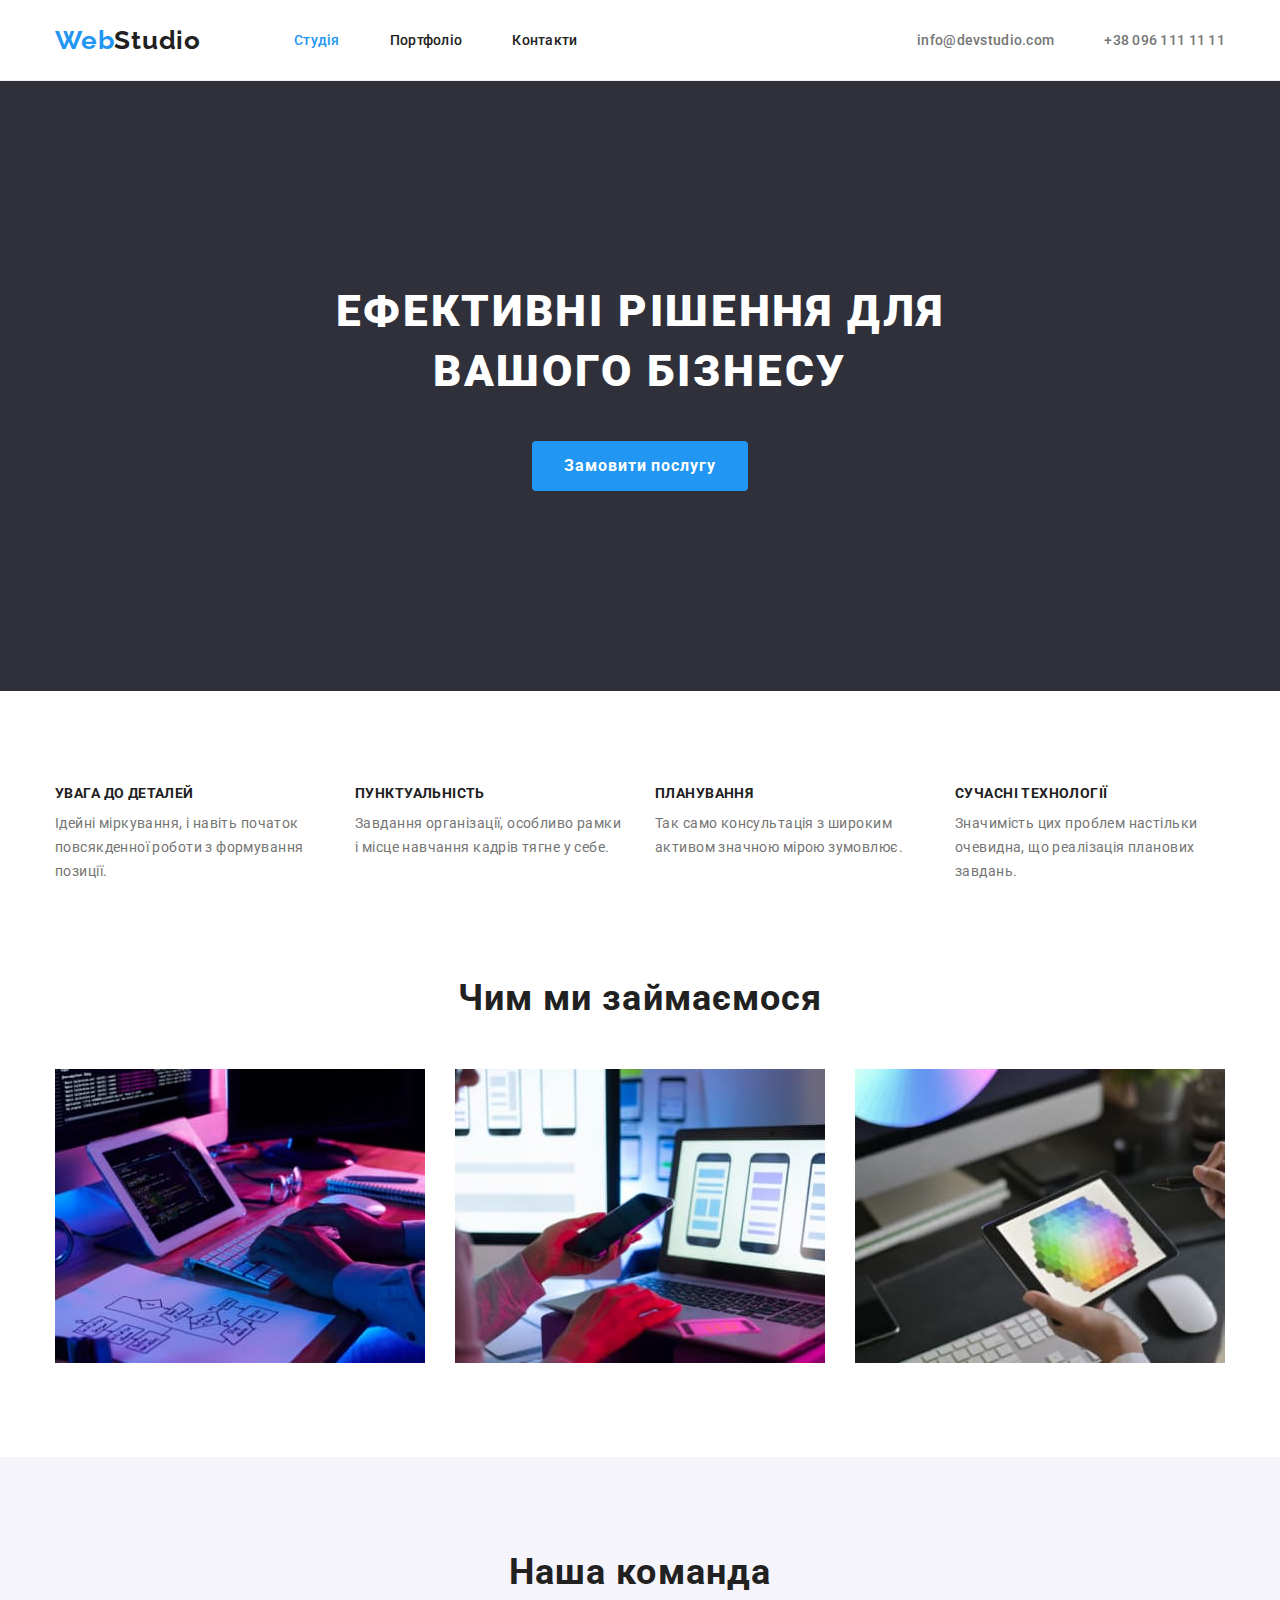
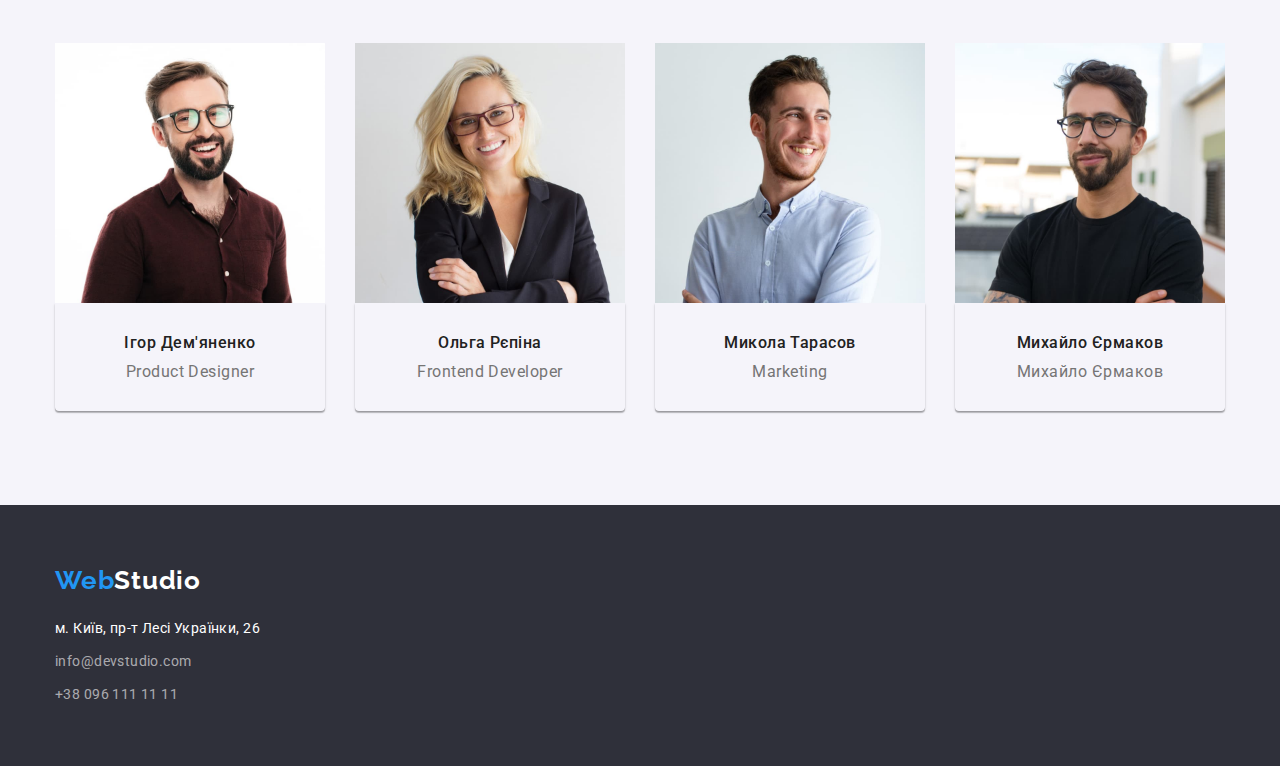
<file: index.html>
<!DOCTYPE html>
<html lang="uk">
  <head>
    <meta charset="UTF-8" />
    <meta http-equiv="X-UA-Compatible" content="IE=edge" />
    <meta name="viewport" content="width=device-width, initial-scale=1.0" />
    <meta
      name="description"
      content="Це мій навчальний проєкт. Сподіваюсь, вам сподобається."
    />
    <title>Web Studio</title>
    <!-- Fonts -->
    <link rel="preconnect" href="https://fonts.googleapis.com">
    <link rel="preconnect" href="https://fonts.gstatic.com" crossorigin>
    <link href="https://fonts.googleapis.com/css2?family=Raleway:wght@700&family=Roboto:wght@400;500;700;900&display=swap" rel="stylesheet">
    <link rel="stylesheet" href="https://cdnjs.cloudflare.com/ajax/libs/modern-normalize/1.1.0/modern-normalize.min.css">
    <!-- Custom style -->
    <link rel="stylesheet" href="./css/styles.css">
  </head>
  <body class="page">
    <header class="header">
      <div class="conteiner main-nav">
        <nav class="nav">
          <a class="logo" href="./index.html"><span class="logo-web">Web</span><span class="logo-stud">Studio</span></a>
          <ul class="nav-list">
            <li class="nav-list-item">
                 <a class="nav-link-active" href="./index.html">Студія</a>
            </li>
            <li class="nav-list-item">
                 <a class="nav-link" href="./portfolio.html">Портфоліо</a>
            </li>
            <li class="nav-list-item">
                 <a class="nav-link" href="">Контакти</a>
            </li>
          </ul>
        </nav>

        <ul class="header-list">
          <li class="header-list-item"><a class="header-link" href="mailto:info@devstudio.com">info@devstudio.com</a></li>
          <li class="header-list-item"><a class="header-link" href="tel:+380961111111">+38 096 111 11 11</a></li>
        </ul>
      </div>
    </header>

    <main class="main">

     <!-- Hero section -->
      <section class="hero">
        <div class="conteiner">
          <h1 class="hero-main-title">Ефективні рішення для вашого бізнесу</h1>
          <button class="hero-btn" type="button">Замовити послугу</button>
        </div>
      </section>

     <!-- Особливості -->
      <section class="section trait">
        <div class="conteiner">        
          <h2 class="visually-hidden">Особливості</h2>
          <ul class="trait-list">
            <li class="trait-list-item">
              <h3 class="trait-subtitle">УВАГА ДО ДЕТАЛЕЙ</h3>
              <p class="trait-text">
                Ідейні міркування, і навіть початок повсякденної роботи з
                формування позиції.
              </p>
            </li>
            <li class="trait-list-item">
              <h3 class="trait-subtitle">ПУНКТУАЛЬНІСТЬ</h3>
              <p class="trait-text">
                Завдання організації, особливо рамки і місце навчання кадрів тягне
                у себе.
              </p>
            </li>
            <li class="trait-list-item">
              <h3 class="trait-subtitle">ПЛАНУВАННЯ</h3>
              <p class="trait-text">
                Так само консультація з широким активом значною мірою зумовлює.
              </p>
            </li>
            <li class="trait-lis-item">
              <h3 class="trait-subtitle">СУЧАСНІ ТЕХНОЛОГІЇ</h3>
              <p class="trait-text">
                Значимість цих проблем настільки очевидна, що реалізація планових
                завдань.
              </p>
            </li>
          </ul>
        </div>
      </section>

     <!-- Чим ми займаємося -->
      <section class="section produce">
        <div class="conteiner">
          <h2 class="produce-title">Чим ми займаємося</h2>
          <ul class="produce-list">
            <li class="produce-lis-item">
              <img class="produce-img"
                src="./images/box1/img.jpg"
                alt="розроблення сайтів"
                width="370"
              />
            </li>
            <li class="produce-lis-item">
              <img class="produce-img"
                src="./images/box2/img.jpg"
                alt="створення мобільних додатків"
                width="370"
              />
            </li>
            <li class="produce-lis-item">
              <img class="produce-img" 
                 src="./images/box3/img.jpg" 
                 alt="WEB дизайн" 
                 width="370" 
              />
            </li>
          </ul>
        </div>
      </section>

     <!-- Наша команда -->
      <section class="section team">
        <div class="conteiner">
          <h2 class="team-title">Наша команда</h2>
          <ul class="team-list">
            <li class="team-lis-item">
              <img class="team-img"
                src="./images/igor-demyanenko/img.jpg"
                alt="Ігор Дем'яненко"
                width="270"
              />
              <div class="team-subtitle-text">
                <h3 class="team-subtitle">Ігор Дем'яненко</h3>
                <p class="team-text">Product Designer</p>                
              </div>
            </li>
            <li class="team-lis-item">
              <img class="team-img"
                src="./images/olga-repina/img.jpg"
                alt="Ольга Рєпіна"
                width="270"
              />
              <div class="team-subtitle-text">
                <h3 class="team-subtitle">Ольга Рєпіна</h3>
                <p class="team-text">Frontend Developer</p>              
              </div>
            </li>
            <li class="team-lis-item">
              <img class="team-img"
                src="./images/mikola-tarasov/img.jpg"
                alt="Микола Тарасов"
                width="270"
              />
              <div class="team-subtitle-text">
                <h3 class="team-subtitle">Микола Тарасов</h3>
                <p class="team-text">Marketing</p>              
              </div>
            </li>
            <li class="team-lis-item">
              <img class="team-img"
                src="./images/mihaylo-yarmakov/img.jpg"
                alt="Михайло Єрмаков"
                width="270"
              />
              <div class="team-subtitle-text">
                <h3 class="team-subtitle">Михайло Єрмаков</h3>
                <p class="team-text">Михайло Єрмаков</p>                
              </div>
            </li>
          </ul>
        </div>
      </section>
    </main>

    <footer class="footer">
      <div class="conteiner">
        <a class="footer-logo" href="./index.html"><span class="footer-logo-web">Web</span><span class="footer-logo-stud">Studio</span></a>

        <address class="address">
          <ul class="footer-list">
            <li class="footer-lis-item">
              <a class="footer-address" href="https://goo.gl/maps/rnJjQzde75K3HHCh7" target="blanc" rel="noreferrer noopener" >м. Київ, пр-т Лесі Українки, 26</a>
            </li>
            <li class="footer-lis-item">
              <a class="footer-link" href="mailto:info@devstudio.com">info@devstudio.com</a>
            </li>
            <li class="footer-lis-item">
              <a class="footer-link" href="tel:+380961111111">+38 096 111 11 11</a>
            </li>
          </ul>
        </address>
      </div>
    </footer>
  </body>
</html>
</file>
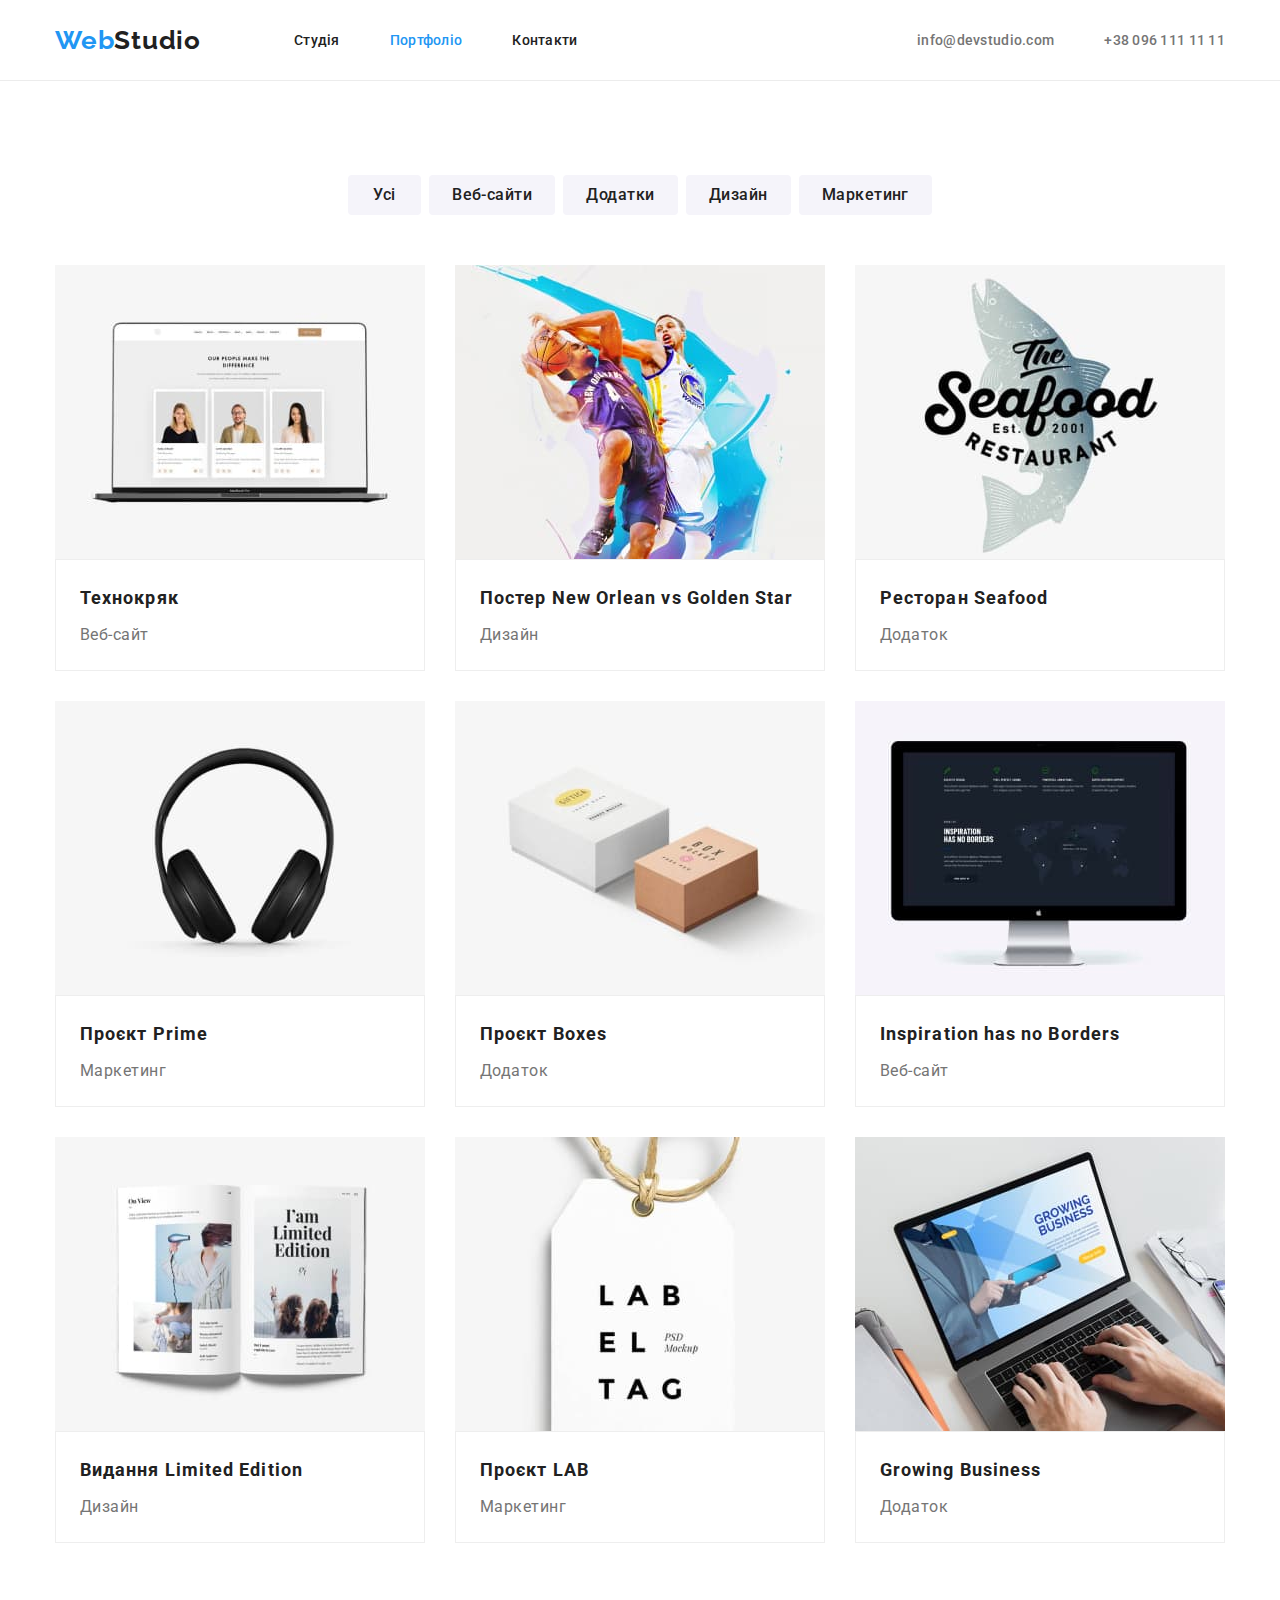
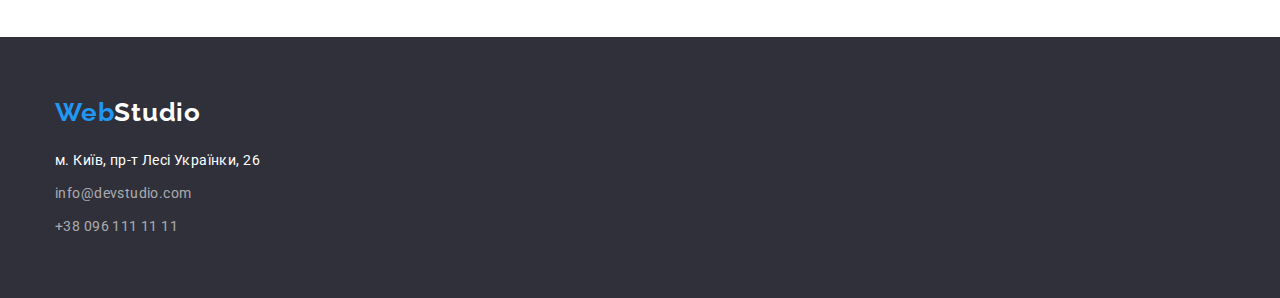
<file: portfolio.html>
<!DOCTYPE html>
<html lang="uk">
  <head>
    <meta charset="UTF-8" />
    <meta http-equiv="X-UA-Compatible" content="IE=edge" />
    <meta name="viewport" content="width=device-width, initial-scale=1.0" />
    <meta
      name="description"
      content="Ви бачите цю сторінку, значить я добре здала перше ДЗ."
    />
    <title>Web Studio</title>
    <!-- Fonts -->
    <link rel="preconnect" href="https://fonts.googleapis.com">
    <link rel="preconnect" href="https://fonts.gstatic.com" crossorigin>
    <link href="https://fonts.googleapis.com/css2?family=Raleway:wght@700&family=Roboto:wght@400;500;700;900&display=swap" rel="stylesheet">
    <link rel="stylesheet" href="https://cdnjs.cloudflare.com/ajax/libs/modern-normalize/1.1.0/modern-normalize.min.css">
    <!-- Custom style -->
    <link rel="stylesheet" href="./css/styles.css">
  </head>
  <body class="page">
    <header class="header">
      <div class="conteiner main-nav">
        <nav class="nav">
          <a class="logo" href="./index.html"><span class="logo-web">Web</span>Studio</a>
          <ul class="nav-list">
            <li class="nav-list-item">
                 <a class="nav-link" href="./index.html">Студія</a>
            </li>
            <li class="nav-list-item">
                 <a class="nav-link-active" href="./portfolio.html">Портфоліо</a>
            </li>
            <li class="nav-list-item">
                 <a class="nav-link" href="">Контакти</a>
            </li>
          </ul>
        </nav>

        <ul class="header-list">
          <li class="header-list-item"><a class="header-link" href="mailto:info@devstudio.com">info@devstudio.com</a></li>
          <li class="header-list-item"><a class="header-link" href="tel:+380961111111">+38 096 111 11 11</a></li>
        </ul>
      </div>
    </header>

    <main>

      <!-- Портфоліо -->
     
      <section class="section portfolio">
        <div class="conteiner">
          <h1 class="visually-hidden">Портфоліо текст</h2>

            <ul class="portfolio-list">
              <li class="portfolio-list-item">
                <button class="portfolio-btn" type="button">Усі</button>
              </li>
              <li class="portfolio-list-item">
                <button class="portfolio-btn" type="button">Веб-сайти</button>
              </li>
              <li class="portfolio-list-item">
                <button class="portfolio-btn" type="button">Додатки</button>
              </li>
              <li class="portfolio-list-item">
                <button class="portfolio-btn" type="button">Дизайн</button>
              </li>
              <li class="portfolio-list-item">
                <button class="portfolio-btn" type="button">Маркетинг</button>
              </li>
            </ul>
    
            <ul class="port-list">
              <li class="port-list-item">
                <img class="port-img" src="./images/portfolio/tehnokriak.jpg" alt="Технокряк" width="370">
                <div class="port-border">
                  <h2 class="port-subtitle">Технокряк</h2>
                  <p class="port-text">Веб-сайт</p>
                </div>
              </li>
              <li class="port-list-item">
                <img class="port-img" src="./images/portfolio/new-orlean.jpg" alt="Постер New Orlean vs Golden Star" width="370">
                <div class="port-border">
                  <h2 class="port-subtitle">Постер New Orlean vs Golden Star</h2>
                  <p class="port-text">Дизайн</p>
                </div>
              </li>
              <li class="port-list-item">
                <img class="port-img" src="./images/portfolio/seafood.jpg" alt="Ресторан Seafood" width="370">
                <div class="port-border">
                  <h2 class="port-subtitle">Ресторан Seafood</h2>
                  <p class="port-text">Додаток</p>
                </div>
              </li>
              <li class="port-list-item">
                <img class="port-img" src="./images/portfolio/prime.jpg" alt="Проєкт Prime" width="370">
                <div class="port-border">
                  <h2 class="port-subtitle">Проєкт Prime</h2>
                  <p class="port-text">Маркетинг</p>
                </div>
              </li>
              <li class="port-list-item">
                <img class="port-img" src="./images/portfolio/boxes.jpg" alt="Проєкт Boxes" width="370">
                <div class="port-border">
                  <h2 class="port-subtitle">Проєкт Boxes</h2>
                  <p class="port-text">Додаток</p>
                </div>
              </li>
              <li class="port-list-item">
                <img class="port-img" src="./images/portfolio/inspiration.jpg" alt="Inspiration has no Borders" width="370">
                <div class="port-border">
                  <h2 class="port-subtitle">Inspiration has no Borders</h2>
                  <p class="port-text">Веб-сайт</p>
                </div>
              </li>
              <li class="port-list-item">
                <img class="port-img" src="./images/portfolio/limited-edition.jpg" alt="Видання Limited Edition" width="370">
                <div class="port-border">
                  <h2 class="port-subtitle">Видання Limited Edition</h2>
                  <p class="port-text">Дизайн</p>
                </div>
              </li>
              <li class="port-list-item">
                <img class="port-img" src="./images/portfolio/lab.jpg" alt="Проєкт LAB" width="370">
                <div class="port-border">
                  <h2 class="port-subtitle">Проєкт LAB</h2>
                  <p class="port-text">Маркетинг</p>
                </div>
              </li>
              <li class="port-list-item">
                <img class="port-img" src="./images/portfolio/growing-business.jpg" alt="Growing Business" width="370">
                <div class="port-border">
                  <h2 class="port-subtitle">Growing Business</h2>
                  <p class="port-text">Додаток</p>
                </div>
              </li>
            </ul>
        </div>
      </section>     
    </main>

    <footer class="footer">
      <div class="conteiner">
        <a class="footer-logo" href="./index.html"><span class="footer-logo-web">Web</span>Studio</a>

        <address class="address">
          <ul class="footer-list">
            <li class="footer-lis-item">
              <a class="footer-address" href="https://goo.gl/maps/rnJjQzde75K3HHCh7" target="blanc" rel="noreferrer noopener" >м. Київ, пр-т Лесі Українки, 26</a>
            </li>
            <li class="footer-lis-item">
              <a class="footer-link" href="mailto:info@devstudio.com">info@devstudio.com</a>
            </li>
            <li class="footer-lis-item">
              <a class="footer-link" href="tel:+380961111111">+38 096 111 11 11</a>
            </li>
          </ul>
        </address>
      </div>
    </footer>
  </body>
</html>
</file>
<file: css/styles.css>
/* колір основниго тексту -color: #757575;*/
/* колір вторинного тексту - color: #212121;*/
/* текст hero - color: #FFFFFF; */
/* маркери та кнопка в HERO - color: #2196F3; */
/* основний колір сторінки -  background: #FFFFFF*/
/* другий колір сторінки - background: #2F303A;*/
/* колір кнопок та НашаКоманда #F5F4FA;*/

:root {
     --primary-text-color: #757575;
     --title-text-color: #212121;
     --accent-color: #2196F3;
     --primary-bg-color: #FFFFFF;
     --hero-footer-bg-color: #2F303A;
     --button-ourteam-bg-color: #F5F4FA;
     /* Шрифти */
     --main-font: "Roboto", sans-serif;
     --secondary-font: "Raleway", sans-serif;
}

body {  
     list-style-type: none;   
     font-family: var(--main-font);
     background-color: var(--primary-bg-color);
     color: var(--primary-text-color);  
}
ul {
     padding: 0;
     margin: 0;
     list-style-type: none;
}

/* Шапка */
.header {
     border-bottom: 1px solid rgba(236, 236, 236, 1);
}
/* Контейнер для секций */
.conteiner {
     width: 1200px;
     padding-left: 15px;
     padding-right: 15px;
     margin-left: auto;
     margin-right: auto;
}
.main-nav {
     display: flex;
     align-items: center;
}
.nav {
     display: flex;
     align-items: center;
}
.logo {
     color: var(--title-text-color);
     text-decoration: none;
     font-family: var(--secondary-font);
     font-weight: 700;
     font-size: 26px;
     line-height: calc(31/26);
     letter-spacing: 0.03em;
     cursor: pointer;
}
.logo-web {
     color: var(--accent-color);
}
.nav-list {
     display: flex;
     margin-left: 93px;

     font-weight: 500;
     font-size: 14px;
     line-height: calc(16/14);
     letter-spacing: 0.02em;
     color: var(--title-text-color);
}

.nav-list-item + .nav-list-item {
     margin-left: 50px;
}

.nav-link {
     display: block;
     padding-top: 32px;
     padding-bottom: 32px;

     color: currentColor;
     text-decoration: none;
     cursor: pointer;
}
.nav-link:hover,
.nav-link:focus {
     color: var(--accent-color);
}
.nav-link-active {
     display: block;
     padding-top: 32px;
     padding-bottom: 32px;

     text-decoration: none;
     color: var(--accent-color);
     cursor: pointer;
}
.header-list {
     display: flex;
     margin-left: auto;

     font-weight: 500;
     font-size: 14px;
     line-height: calc(16/14);
     letter-spacing: 0.02em;
}
.header-list-item {
     display: block;
     padding-top: 32px;
     padding-bottom: 32px;
}
.header-list-item + .header-list-item{
     margin-left: 50px;
}
.header-link {
     text-decoration: none;
     font-weight: 500;
     font-size: 14px;
     line-height: calc(16/14);
     letter-spacing: 0.02em;
     color: currentColor;
     cursor: pointer;
}
.header-link:hover,
.header-link:focus{
     color: var(--accent-color);
}
.main {
}
/* <!-- Hero section --> */
.hero {
     background-color: var(--hero-footer-bg-color);
     text-align: center;
     padding-top: 200px;
     padding-bottom: 200px;
}
.hero-main-title {
     width: 696px;
     margin-top: 0;
     margin-bottom: 40px;
     margin-left: auto;
     margin-right: auto;
     font-weight: 900;
     font-size: 44px;
     line-height: calc(60/44);
     text-transform: uppercase;
     letter-spacing: 0.06em;
     color: var(--primary-bg-color);
}
.hero-btn {
     border-radius: 4px;
     padding: 10px 32px;

     color: #FFFFFF;
     border: transparent;
     color: var(--primary-bg-color);
     background-color: var(--accent-color);
     cursor: pointer;

     font-weight: 700;
     font-size: 16px;
     line-height: calc(30/16);
     align-items: center;
     text-align: center;
     letter-spacing: 0.06em;
}
.hero-btn:hover,
.hero-btn:focus {
     color: var(--primary-bg-color);
     background-color: var(--accent-color);
}

.section {
     padding-top: 94px;
     padding-bottom: 94px;
}
/*  <!-- Особливості --> */
.trait {
}
.visually-hidden {
     position: absolute;
     width: 1px;
     height: 1px;
     margin: -1px;
     border: 0;
     padding: 0;
     
     white-space: nowrap;
     clip-path: inset(100%);
     clip: rect(0 0 0 0);
     overflow: hidden;
   }
.trait-list {
     display: flex;
}
.trait-list-item {
}
.trait-list-item:not(:last-child) {
     margin-right: 30px;
}
.trait-subtitle {
     width: 270px;
     margin-top: 0;
     margin-bottom: 10px;
     font-weight: 700;
     font-size: 14px;
     line-height: calc(16/14);
     letter-spacing: 0.03em;
     text-transform: uppercase;
     color: var(--title-text-color);
}
.trait-text {
     margin-top: 0;
     margin-bottom: 0;
     font-size: 14px;
     line-height: calc(24/14);
     letter-spacing: 0.03em;
}
.trait-lis-item {
}
/* <!-- Чим ми займаємося --> */
.produce {
     padding-top: 0;
}
.produce-title {
     margin-top: 0;
     margin-bottom: 50px;
     font-weight: 700;
     font-size: 36px;
     line-height: calc(42/36);
     text-align: center;
     letter-spacing: 0.03em;
     color: var(--title-text-color);
}
.produce-list {
     display: flex;
     justify-content: space-between;
}
.produce-lis-item {
}
.produce-img {
     display: block;
     max-width: 100%;
     height: auto;
}
/* <!-- Наша команда --> */
.team {
     background-color: var(--button-ourteam-bg-color);
}
.team-title {
     margin-top: 0;
     margin-bottom: 50px;
     font-weight: 700;
     font-size: 36px;
     line-height: calc(42/36);
     text-align: center;
     letter-spacing: 0.03em;
     color: var(--title-text-color);
}
.team-list {
     display: flex;
     justify-content: space-between;
}
.team-lis-item {
}
.team-img {
     display: block;
}
.team-subtitle-text {
     padding-top: 30px;
     padding-bottom: 30px;
     box-shadow: 0px 1px 3px rgba(0, 0, 0, 0.12), 0px 1px 1px rgba(0, 0, 0, 0.14), 0px 2px 1px rgba(0, 0, 0, 0.2);
     border-radius: 0px 0px 4px 4px;
}
.team-subtitle {
     margin-top: 0;
     margin-bottom: 10px;
     font-weight: 500;
     font-size: 16px;
     line-height: calc(19/16);
     text-align: center;
     letter-spacing: 0.03em;
     color: var(--title-text-color);
}
.team-text {
     margin-top: 0;
     margin-bottom: 0;
     font-size: 16px;
     line-height: calc(19/16);
     text-align: center;
     letter-spacing: 0.03em;
}

/* Footer */
.footer {
     background-color: var(--hero-footer-bg-color);
     padding-top: 60px;
     padding-bottom: 60px;
}
.footer-logo {
     display: block;
     margin-top: 0;
     margin-bottom: 20px;
     color: var(--primary-bg-color);
     text-decoration: none;
     font-family: var(--secondary-font);
     font-weight: 700;
     font-size: 26px;
     line-height: calc(31/26);
     letter-spacing: 0.03em;
     cursor: pointer;
}
.footer-logo-web {
     color: var(--accent-color);
}
.address {
}
.footer-list {
}
.footer-lis-item {
     margin-top: 0;
}
.footer-lis-item:not(:last-child) {
     margin-bottom: 9px;
}
.footer-address {
     display: block;
     text-decoration: none;
     color: none;
     color: var(--primary-bg-color);
     font-style: normal;
     font-size: 14px;
     line-height: calc(24/14);
     letter-spacing: 0.03em;
     cursor: pointer;
}
.footer-link {
     display: block;
     text-decoration: none;
     font-style: normal;
     cursor: pointer;
     font-size: 14px;
     line-height: calc(24/14);
     letter-spacing: 0.03em;
     color: rgba(255, 255, 255, 0.6);
}

/* Сторінка портфоліо */
.portfolio {
}
.portfolio-title {
}
.portfolio-list {
     display: flex;
     justify-content: center;
     margin-bottom: 50px;
}
.portfolio-list-item {
     font-weight: 500;
     font-size: 16px;
     line-height: calc(26/16);
     text-align: center;
     letter-spacing: 0.03em;
}
.portfolio-list-item + .portfolio-list-item {
     margin-left: 8px;
}
.portfolio-btn {
     display: inline-block;
     padding: 6px 22px;
     border: 1px solid transparent;
     border-radius: 4px;
     min-width: 73px;
     font-weight: 500;
     font-size: 16px;
     line-height: calc(26/16);
     text-align: center;
     letter-spacing: 0.03em;
     color: var(--title-text-color);
     background-color: var(--button-ourteam-bg-color);
     cursor: pointer;
}
.portfolio-btn:hover,
.portfolio-btn:focus {
     color: var(--primary-bg-color);
     background-color: var(--accent-color);
}
.port-list {
     display: flex;
     flex-wrap: wrap;
     gap: 30px;
}
.port-list-item {
     width: calc((100% - 60px) / 3);
}
.port-list-item:nth-last-child(-n + 3) {
     margin-bottom: 0;
}
.port-img {
     display: flex;
}
.port-border {
     border: 1px solid rgba(238, 238, 238, 1);
     padding: 20px 24px;

}
.port-subtitle {
     margin-top: 0;
     margin-bottom: 4px;
     font-weight: 700;
     font-size: 18px;
     line-height: calc(36/18);
     letter-spacing: 0.06em;
     color: var(--title-text-color);
}
.port-text {
     margin-top: 0;
     margin-bottom: 0;
     font-size: 16px;
     line-height: calc(30/16);
     letter-spacing: 0.03em;
}
</file>
